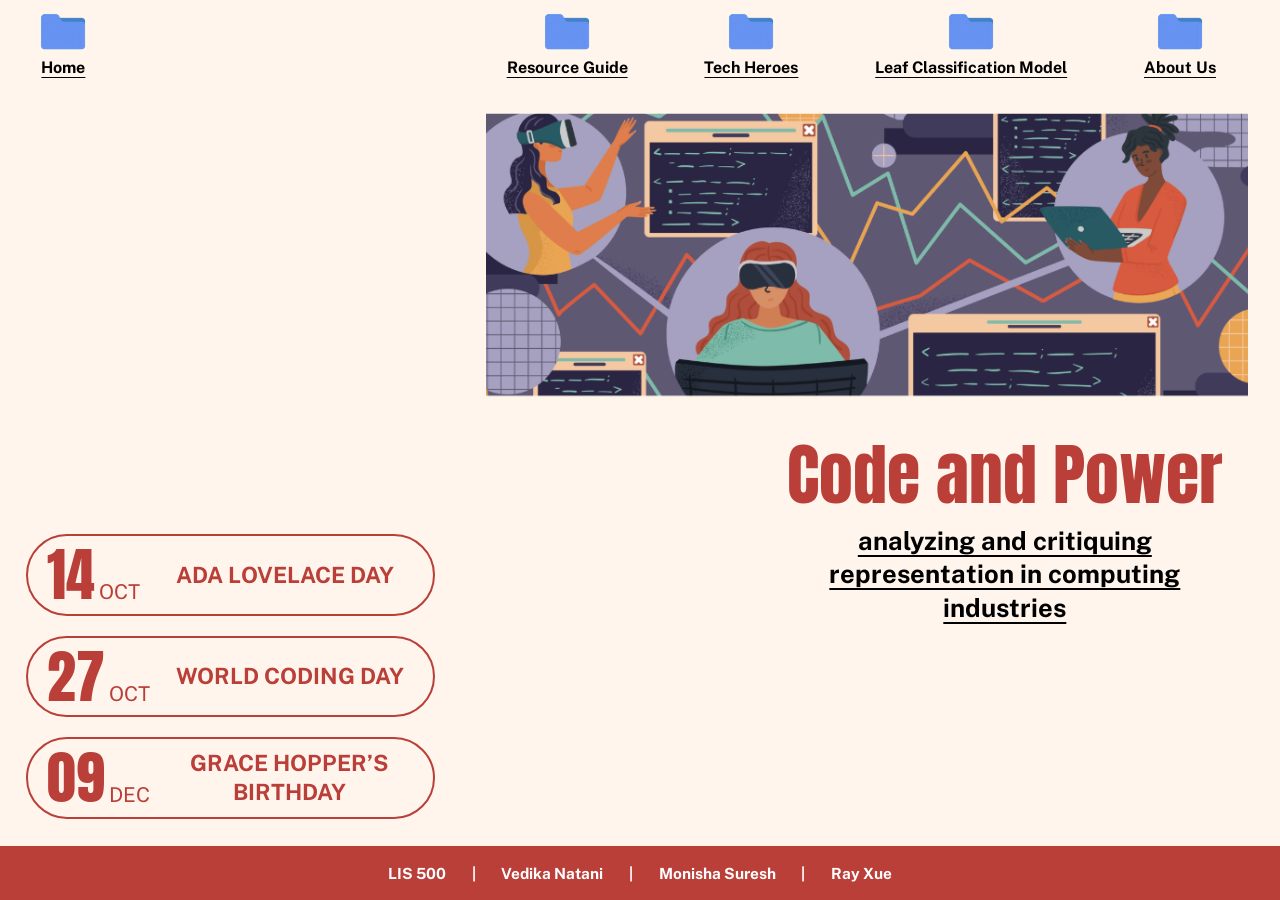
<file: index.html>
<!DOCTYPE html>
<html lang="en">
<head>
  <meta charset="UTF-8">
  <title>Code and Power</title>

  <!-- These three lines connect and load Google Fonts, so we can use the fonts we like (used Stack Overflow as reference) VN-->
  <link rel="preconnect" href="https://fonts.googleapis.com">
  <link rel="preconnect" href="https://fonts.gstatic.com" crossorigin>
  <link href="https://fonts.googleapis.com/css2?family=Anton&family=Public+Sans:wght@400;600;700&display=swap" rel="stylesheet">
  <link rel="stylesheet" href="style.css">
</head>

<body class="splash">


    <!-- This is the navbar, and it will stay the same across all pages of the website. It links to the 3 required pages plus the splash page VN-->
  <header class="splash-nav">
    <nav aria-label="Main navigation">
      <ul>
        <li class="nav-home">
          <a href="index.html" aria-current="page">
            <img class="folder" src="assets/folder-icon_img.png" alt="">
            <span>Home</span>
          </a>
        </li>
        <li>
          <a href="resource-guide.html">
            <img class="folder" src="assets/folder-icon_img.png" alt="">
            <span>Resource Guide</span>
          </a>
        </li>
        <li>
          <a href="tech-heroes.html">
            <img class="folder" src="assets/folder-icon_img.png" alt="">
            <span>Tech Heroes</span>
          </a>
        </li>
        <li>
          <a href="teachable-machine.html">
            <img class="folder" src="assets/folder-icon_img.png" alt="">
            <span>Leaf Classification Model</span>
          </a>
        </li>
        <li>
          <a href="about-us.html">
            <img class="folder" src="assets/folder-icon_img.png" alt="">
            <span>About Us</span>
          </a>
        </li>
      </ul>
    </nav>
  </header>

  <!-- This is the "stage" where the three selected dates are stacked in red VN -->
  <main class="stage">

    <ul class="dates" aria-label="Key dates in computing history">
      <li>
        <span class="date"><span class="day">14</span><span class="month">Oct</span></span>
        <span class="event">Ada Lovelace Day</span>
      </li>
      <li>
        <span class="date"><span class="day">27</span><span class="month">Oct</span></span>
        <span class="event">World Coding Day</span>
      </li>
      <li>
        <span class="date"><span class="day">09</span><span class="month">Dec</span></span>
        <span class="event">Grace Hopper’s Birthday</span>
      </li>
    </ul>

    <div class="intro">
      <img class="banner" src="assets/splash-banner_img.png" alt="Women working">
      <div class="intro-text">
        <h1>Code and Power</h1>
        <p class="tagline">analyzing and critiquing representation in computing industries</p>
      </div>
    </div>

  </main>

  <!-- Red bar at the bottom with the class name and group members' names. This is in the form an unordered list VN -->
  <footer class="credits">
    <ul>
      <li>LIS 500</li>
      <li>Vedika Natani</li>
      <li>Monisha Suresh</li>
      <li>Ray Xue</li>
    </ul>
  </footer>

</body>
</html>
</file>
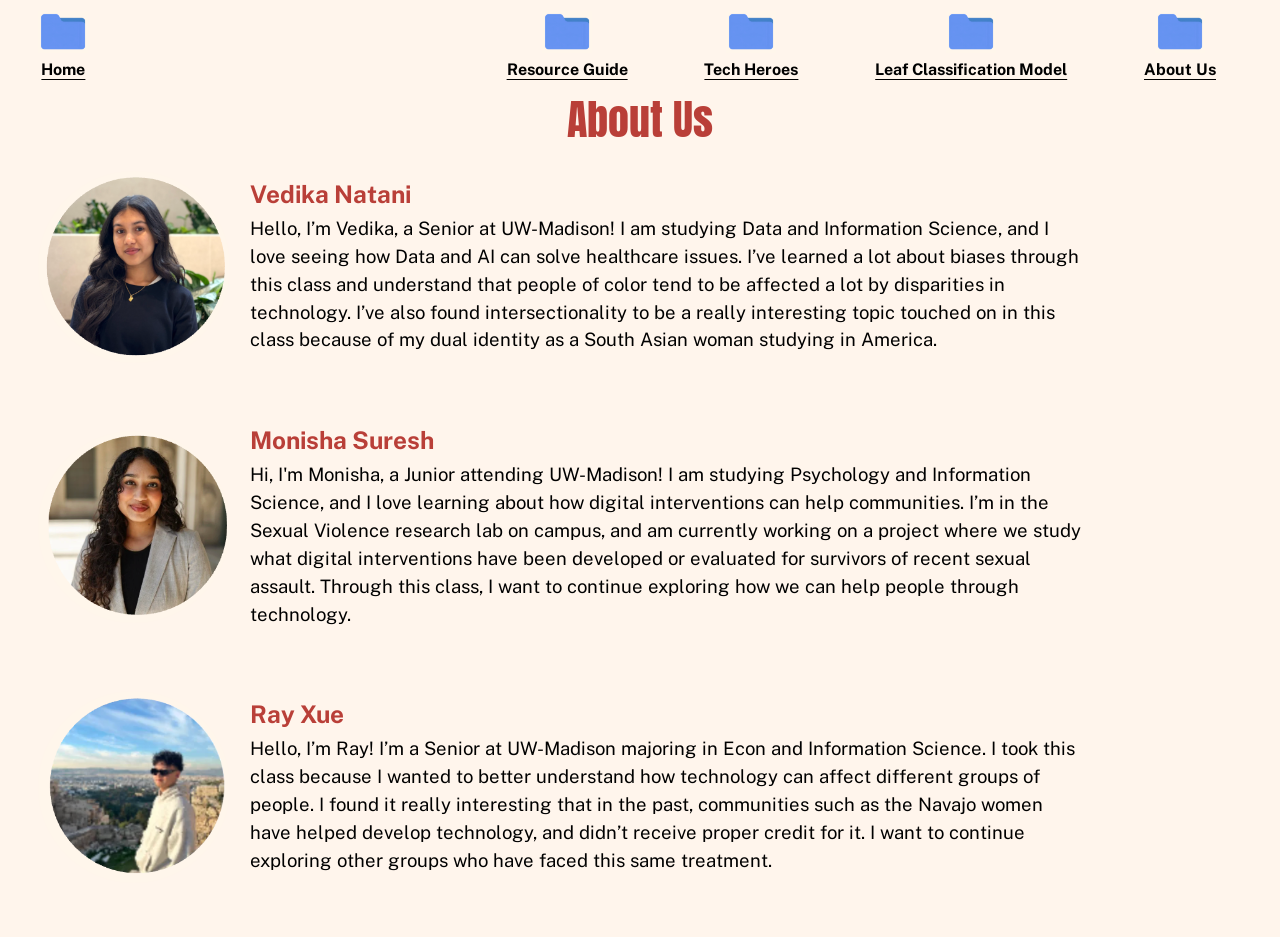
<file: about-us.html>
<!DOCTYPE html>
<html lang="en">
<head>
  <meta charset="UTF-8">
  <title>About Us - Code and Power</title>

  <!-- These three lines connect and load Google Fonts, so we can use the fonts we like (used Stack Overflow as reference) VN-->
  <link rel="preconnect" href="https://fonts.googleapis.com">
  <link rel="preconnect" href="https://fonts.gstatic.com" crossorigin>
  <link href="https://fonts.googleapis.com/css2?family=Anton&family=Public+Sans:wght@400;600;700&display=swap" rel="stylesheet">

  <link rel="stylesheet" href="style.css">
</head>

<!-- class="guide" tells our stylesheet to apply the same background as other pages (resource guide page for example) VN -->
<body class="guide">

  
  <!-- This is the navbar, and it will stay the same across all pages of the website. It links to the 3 required pages plus the splash page VN-->
  <header class="splash-nav">
    <nav aria-label="Main navigation">
      <ul>
        <li class="nav-home">
          <a href="index.html" aria-current="page">
            <img class="folder" src="assets/folder-icon_img.png" alt="">
            <span>Home</span>
          </a>
        </li>
        <li>
          <a href="resource-guide.html">
            <img class="folder" src="assets/folder-icon_img.png" alt="">
            <span>Resource Guide</span>
          </a>
        </li>
        <li>
          <a href="tech-heroes.html">
            <img class="folder" src="assets/folder-icon_img.png" alt="">
            <span>Tech Heroes</span>
          </a>
        </li>
        <li>
          <a href="teachable-machine.html">
            <img class="folder" src="assets/folder-icon_img.png" alt="">
            <span>Leaf Classification Model</span>
          </a>
        </li>
        <li>
          <a href="about-us.html">
            <img class="folder" src="assets/folder-icon_img.png" alt="">
            <span>About Us</span>
          </a>
        </li>
      </ul>
    </nav>
  </header>


  <!-- page title, this is same style as resource guide page, so used the same style rule VN -->
  <header class="guide-header">
    <h1>About Us</h1>
  </header>

  <main class="about-main">

    <!-- Each team member is one <article>: a round photo on the left, then their name
         and bio on the right. The three are stacked with a gap between them VN -->

    <!--------------------------- VEDIKA ----------------------->
    <article class="member">
      <img class="member-photo" src="assets/VN_img.png" alt="Portrait of Vedika Natani">
      <div class="member-text">
        <h2>Vedika Natani</h2>
        <p>Hello, I’m Vedika, a Senior at UW-Madison! I am studying Data and Information Science, and I love seeing how Data and AI can solve healthcare issues. I’ve learned a lot about biases through this class and understand that people of color tend to be affected a lot by disparities in technology. I’ve also found intersectionality to be a really interesting topic touched on in this class because of my dual identity as a South Asian woman studying in America.</p>
      </div>
    </article>

    <!------------------- MONISHA ----------------------->
    <article class="member">
      <img class="member-photo" src="assets/MS_img.png" alt="Portrait of Monisha Suresh">
      <div class="member-text">
        <h2>Monisha Suresh</h2>
        <p>Hi, I'm Monisha, a Junior attending UW-Madison! I am studying Psychology and Information Science, and I love learning about how digital interventions can help communities. I’m in the Sexual Violence research lab on campus, and am currently working on a project where we study what digital interventions have been developed or evaluated for survivors of recent sexual assault. Through this class, I want to continue exploring how we can help people through technology.</p>
      </div>
    </article>

    <!--------------------- RAY -------------------------->
    <article class="member">
      <img class="member-photo" src="assets/RX_img.png" alt="Portrait of Ray Xue">
      <div class="member-text">
        <h2>Ray Xue</h2>
        <p>Hello, I’m Ray! I’m a Senior at UW-Madison majoring in Econ and Information Science. I took this class because I wanted to better understand how technology can affect different groups of people. I found it really interesting that in the past, communities such as the Navajo women have helped develop technology, and didn’t receive proper credit for it. I want to continue exploring other groups who have faced this same treatment.</p>
      </div>
    </article>

  </main>

</body>
</html>
</file>
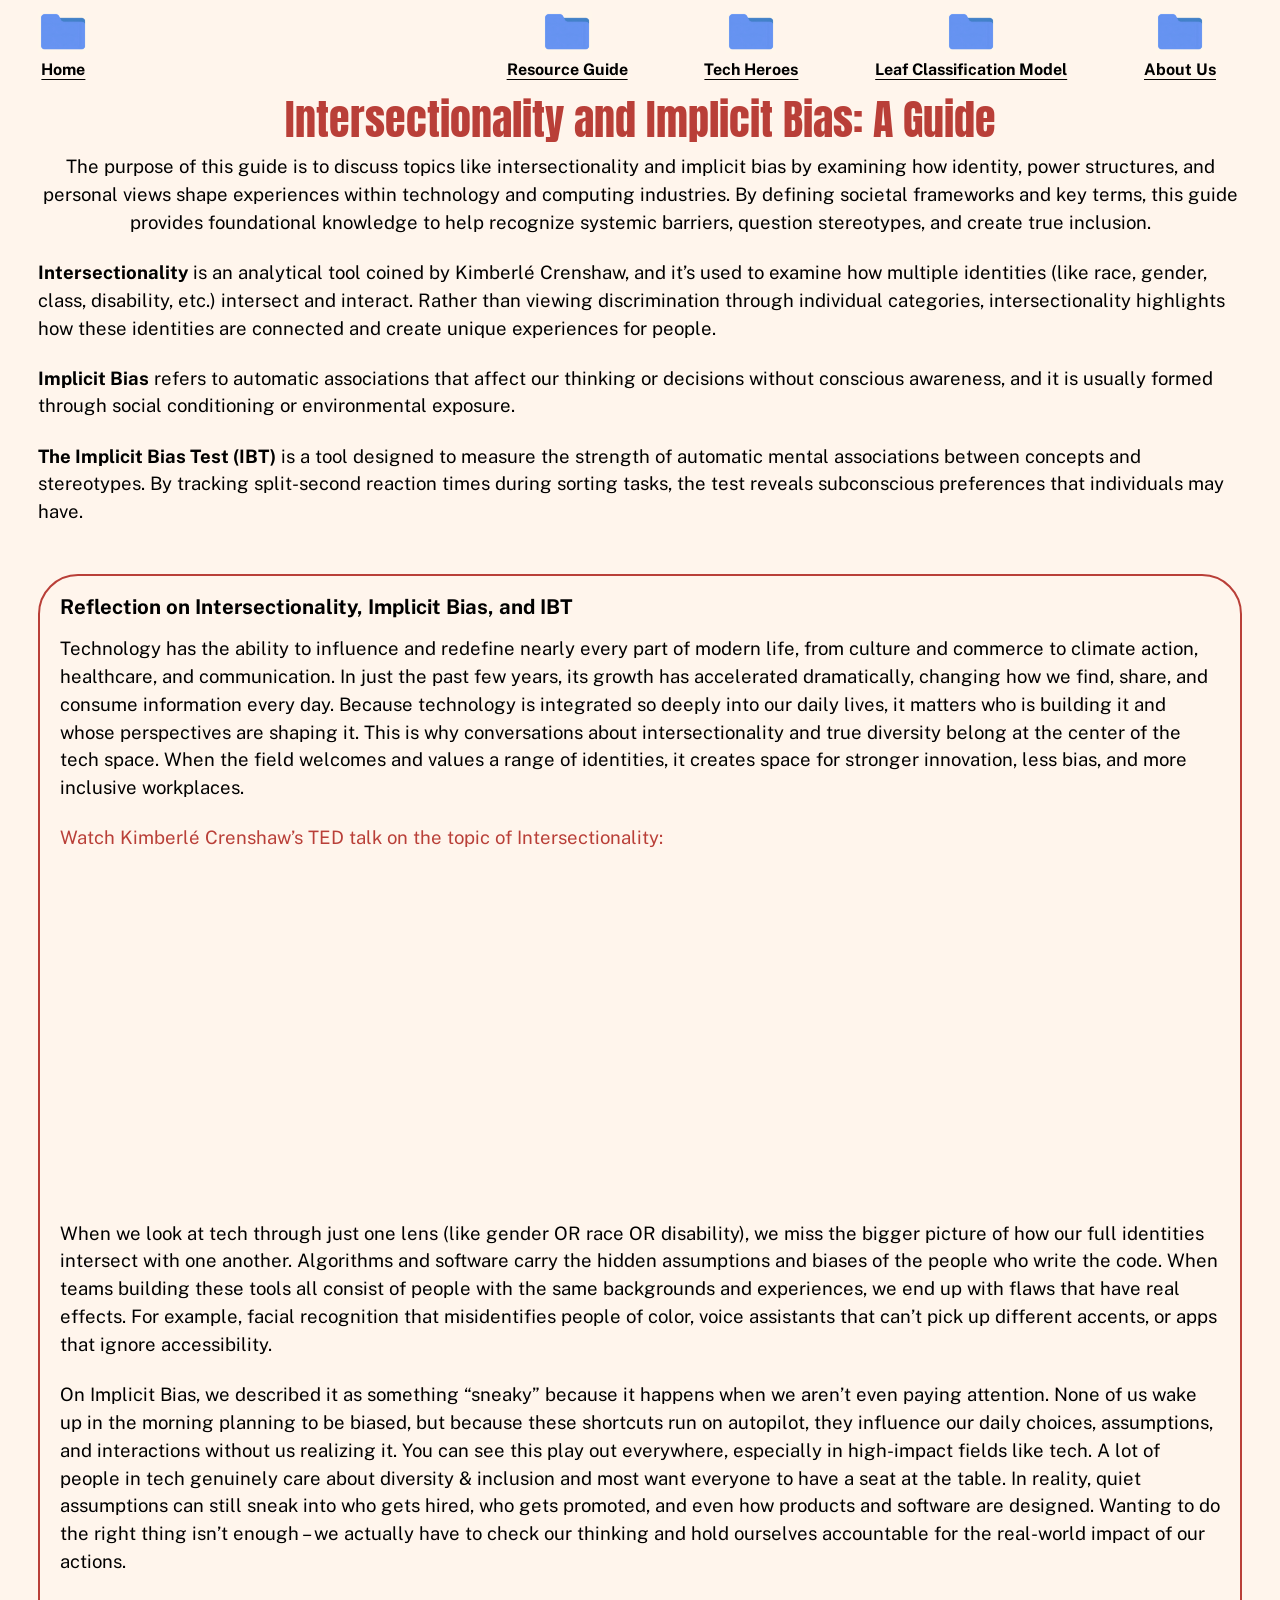
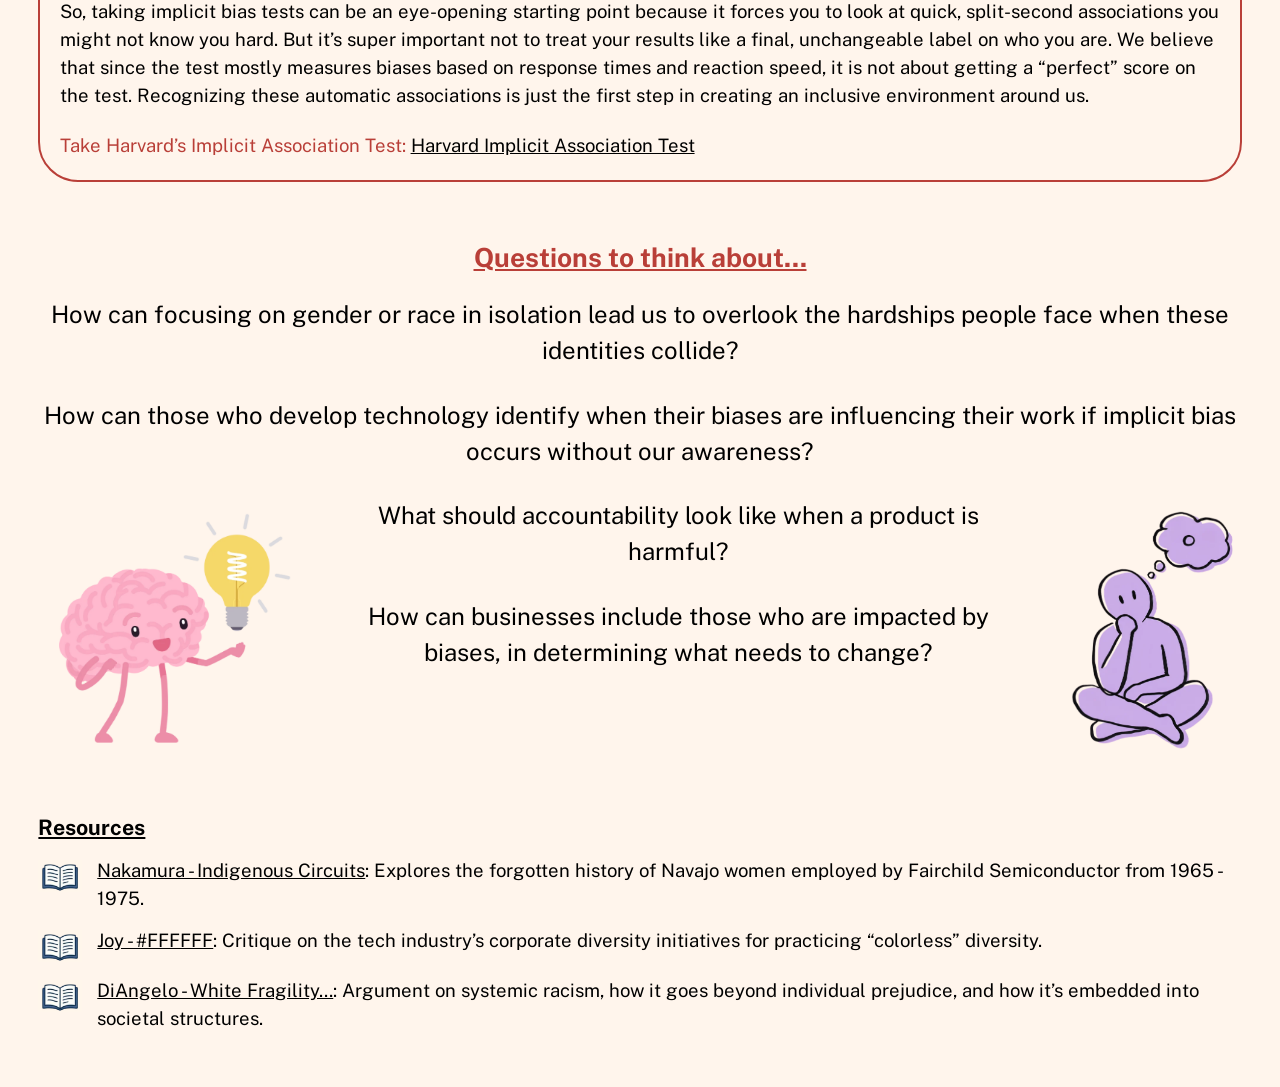
<file: resource-guide.html>
<!DOCTYPE html>
<html lang="en">
<head>
  <meta charset="UTF-8">
  <title>Resource Guide - Code and Power</title>

  <!-- These three lines connect and load Google Fonts, so we can use the fonts we like (used Stack Overflow as reference) VN-->
  <link rel="preconnect" href="https://fonts.googleapis.com">
  <link rel="preconnect" href="https://fonts.gstatic.com" crossorigin>
  <link href="https://fonts.googleapis.com/css2?family=Anton&family=Public+Sans:wght@400;600;700&display=swap" rel="stylesheet">

  <link rel="stylesheet" href="style.css">
</head>


<body class="guide">

     <!-- This is the navbar, and it will stay the same across all pages of the website. It links to the 3 required pages plus the splash page VN-->
  <header class="splash-nav">
    <nav aria-label="Main navigation">
      <ul>
        <li class="nav-home">
          <a href="index.html" aria-current="page">
            <img class="folder" src="assets/folder-icon_img.png" alt="">
            <span>Home</span>
          </a>
        </li>
        <li>
          <a href="resource-guide.html">
            <img class="folder" src="assets/folder-icon_img.png" alt="">
            <span>Resource Guide</span>
          </a>
        </li>
        <li>
          <a href="tech-heroes.html">
            <img class="folder" src="assets/folder-icon_img.png" alt="">
            <span>Tech Heroes</span>
          </a>
        </li>
        <li>
          <a href="teachable-machine.html">
            <img class="folder" src="assets/folder-icon_img.png" alt="">
            <span>Leaf Classification Model</span>
          </a>
        </li>
        <li>
          <a href="about-us.html">
            <img class="folder" src="assets/folder-icon_img.png" alt="">
            <span>About Us</span>
          </a>
        </li>
      </ul>
    </nav>
  </header>


  <!-- page title VN -->
  <header class="guide-header">
    <h1>Intersectionality and Implicit Bias: A Guide</h1>
  </header>

  <main class="guide-main">

    <!-- The first paragraph is centered (class="lead"); the three definitions below it are left-aligned VN -->
    <p class="lead">The purpose of this guide is to discuss topics like intersectionality and implicit bias by examining how identity, power structures, and personal views shape experiences within technology and computing industries. By defining societal frameworks and key terms, this guide provides foundational knowledge to help recognize systemic barriers, question stereotypes, and create true inclusion.</p>

    <!-- <strong> makes the key term bold VN -->
    <p><strong>Intersectionality</strong> is an analytical tool coined by Kimberlé Crenshaw, and it’s used to examine how multiple identities (like race, gender, class, disability, etc.) intersect and interact. Rather than viewing discrimination through individual categories, intersectionality highlights how these identities are connected and create unique experiences for people.</p>

    <p><strong>Implicit Bias</strong> refers to automatic associations that affect our thinking or decisions without conscious awareness, and it is usually formed through social conditioning or environmental exposure.</p>

    <p><strong>The Implicit Bias Test (IBT)</strong> is a tool designed to measure the strength of automatic mental associations between concepts and stereotypes. By tracking split-second reaction times during sorting tasks, the test reveals subconscious preferences that individuals may have.</p>


    <!-- This is all one section (for Reflection) so the red border wraps the heading,
         all the reflection text, the video, and the test link together.
         aria-labelledby connects the section to its heading for screen readers MS -->
    <section class="reflection" aria-labelledby="reflection-title">

      <h2 id="reflection-title">Reflection on Intersectionality, Implicit Bias, and IBT</h2>

      <p>Technology has the ability to influence and redefine nearly every part of modern life, from culture and commerce to climate action, healthcare, and communication. In just the past few years, its growth has accelerated dramatically, changing how we find, share, and consume information every day. Because technology is integrated so deeply into our daily lives, it matters who is building it and whose perspectives are shaping it. This is why conversations about intersectionality and true diversity belong at the center of the tech space. When the field welcomes and values a range of identities, it creates space for stronger innovation, less bias, and more inclusive workplaces.</p>

      <!-- Red label line (class="red-label") MS -->
      <p class="red-label">Watch Kimberlé Crenshaw’s TED talk on the topic of Intersectionality:</p>

      <!-- this section allows the youtube video to be embedded onto the website. the iframe code is from YouTube itself MS -->
      <div class="video-embed">
        <iframe width="560" height="315" src="https://www.youtube.com/embed/akOe5-UsQ2o?si=4AYRg2pWZ-o5j0nn" title="YouTube video player" frameborder="0" allow="accelerometer; autoplay; clipboard-write; encrypted-media; gyroscope; picture-in-picture; web-share" referrerpolicy="strict-origin-when-cross-origin" allowfullscreen></iframe>
      </div>

      <p>When we look at tech through just one lens (like gender OR race OR disability), we miss the bigger picture of how our full identities intersect with one another. Algorithms and software carry the hidden assumptions and biases of the people who write the code. When teams building these tools all consist of people with the same backgrounds and experiences, we end up with flaws that have real effects. For example, facial recognition that misidentifies people of color, voice assistants that can’t pick up different accents, or apps that ignore accessibility.</p>

      <!-- Referenced Stack Overflow: &amp = "&" character in HTML MS -->
      <p>On Implicit Bias, we described it as something “sneaky” because it happens when we aren’t even paying attention. None of us wake up in the morning planning to be biased, but because these shortcuts run on autopilot, they influence our daily choices, assumptions, and interactions without us realizing it. You can see this play out everywhere, especially in high-impact fields like tech. A lot of people in tech genuinely care about diversity &amp; inclusion and most want everyone to have a seat at the table. In reality, quiet assumptions can still sneak into who gets hired, who gets promoted, and even how products and software are designed. Wanting to do the right thing isn’t enough – we actually have to check our thinking and hold ourselves accountable for the real-world impact of our actions.</p>

      <p>So, taking implicit bias tests can be an eye-opening starting point because it forces you to look at quick, split-second associations you might not know you hard. But it’s super important not to treat your results like a final, unchangeable label on who you are. We believe that since the test mostly measures biases based on response times and reaction speed, it is not about getting a “perfect” score on the test. Recognizing these automatic associations is just the first step in creating an inclusive environment around us.</p>

      <!-- Link to Harvard's IAT, and the link opens in a new tab MS -->
      <p><span class="red-label">Take Harvard’s Implicit Association Test:</span> <a href="https://implicit.harvard.edu/implicit/takeatest.html" target="_blank">Harvard Implicit Association Test</a></p>
    </section>

    <!-------- This is the Questions to think about section VN ---------->
    <section class="questions" aria-labelledby="questions-title">
      <h2 id="questions-title">Questions to think about...</h2>
 
      <p>How can focusing on gender or race in isolation lead us to overlook the hardships people face when these identities collide?</p>
 
      <p>How can those who develop technology identify when their biases are influencing their work if implicit bias occurs without our awareness?</p>
 
      <!-- These questions go in a separate div because they have to be a bit more centered than the first 2 questions (because of the images) VN -->
      <div class="questions-row">
        <img class="q-brain" src="assets/brain_img.png" alt="">
 
        <div class="questions-text">
          <p>What should accountability look like when a product is harmful?</p>
          <p>How can businesses include those who are impacted by biases, in determining what needs to change?</p>
        </div>
 
        <img class="q-thinker" src="assets/purple-thought_img.png" alt="">
      </div>
    </section>


    <!-- These are the resources from class readings RX -->
    <section class="resources" aria-labelledby="resources-title">
      <h2 id="resources-title">Resources</h2>

      <!-- A list, because these are three similar items. We use our stylesheet to remove the bullets and
           put a book icon beside each one RX -->
      <ul class="resource-list">

        <li>
          <!-- alt="" because the icon is decoration; the text next to it says everything RX-->
          <img class="book" src="assets/book-icon_img.png" alt="">
          <p><a href="assets/Indigenous Circuits - CHM _UG.pdf" target="_blank">Nakamura - Indigenous Circuits</a>: Explores the forgotten history of Navajo women employed by Fairchild Semiconductor from 1965 - 1975.</p>
        </li>

        <li>
          <img class="book" src="assets/book-icon_img.png" alt="">
          <p><a href="assets/FFFFFF Diversity – This is Hard. – Medium.pdf" target="_blank">Joy - #FFFFFF</a>: Critique on the tech industry’s corporate diversity initiatives for practicing “colorless” diversity.</p>
        </li>

        <li>
          <img class="book" src="assets/book-icon_img.png" alt="">
          <p><a href="assets/DiAngelo - Why is Whitness so.pdf" target="_blank">DiAngelo - White Fragility…</a>: Argument on systemic racism, how it goes beyond individual prejudice, and how it’s embedded into societal structures.</p>
        </li>

      </ul>
    </section>

  </main>

</body>
</html>
</file>
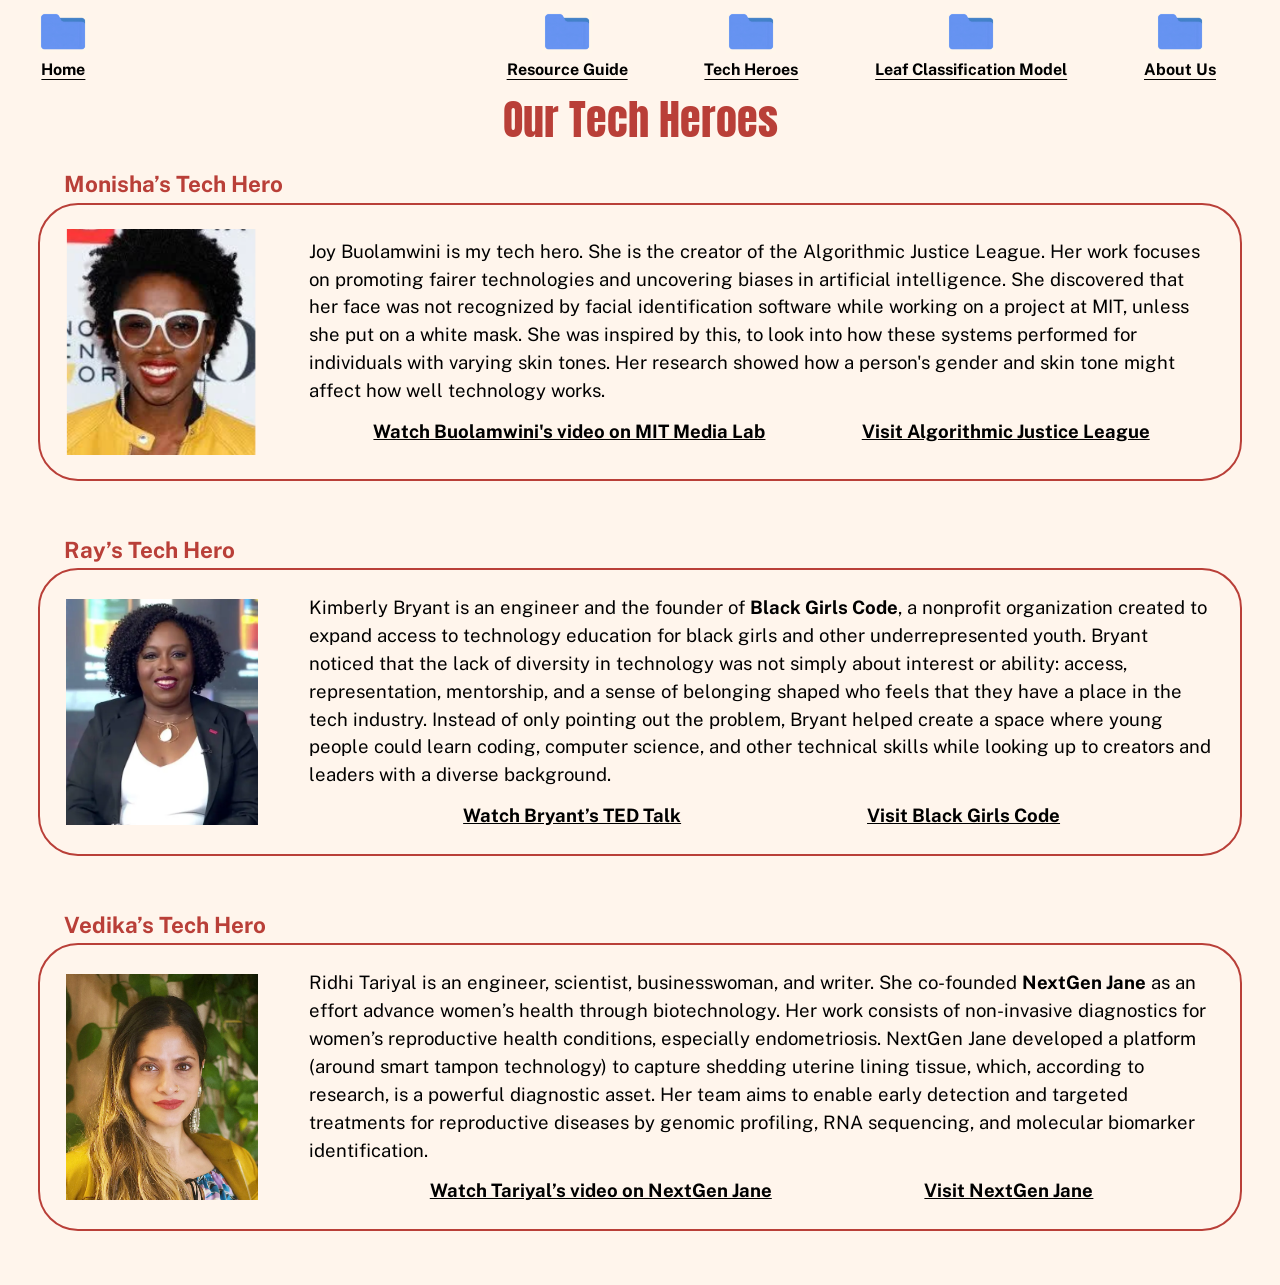
<file: tech-heroes.html>
<!DOCTYPE html>
<html lang="en">
<head>
  <meta charset="UTF-8">
  <title>Tech Heroes - Code and Power</title>

  <!-- These three lines connect and load Google Fonts, so we can use the fonts we like (used Stack Overflow as reference) VN-->
  <link rel="preconnect" href="https://fonts.googleapis.com">
  <link rel="preconnect" href="https://fonts.gstatic.com" crossorigin>
  <link href="https://fonts.googleapis.com/css2?family=Anton&family=Public+Sans:wght@400;600;700&display=swap" rel="stylesheet">

  <link rel="stylesheet" href="style.css">
</head>

<!-- class="guide" tells our stylesheet to apply the same background as other pages (resource guide page for example) RX -->
<body class="guide">

   <!-- This is the navbar, and it will stay the same across all pages of the website. It links to the 3 required pages plus the splash page VN-->
   <header class="splash-nav">
    <nav aria-label="Main navigation">
      <ul>
        <li class="nav-home">
          <a href="index.html" aria-current="page">
            <img class="folder" src="assets/folder-icon_img.png" alt="">
            <span>Home</span>
          </a>
        </li>
        <li>
          <a href="resource-guide.html">
            <img class="folder" src="assets/folder-icon_img.png" alt="">
            <span>Resource Guide</span>
          </a>
        </li>
        <li>
          <a href="tech-heroes.html">
            <img class="folder" src="assets/folder-icon_img.png" alt="">
            <span>Tech Heroes</span>
          </a>
        </li>
        <li>
          <a href="teachable-machine.html">
            <img class="folder" src="assets/folder-icon_img.png" alt="">
            <span>Leaf Classification Model</span>
          </a>
        </li>
        <li>
          <a href="about-us.html">
            <img class="folder" src="assets/folder-icon_img.png" alt="">
            <span>About Us</span>
          </a>
        </li>
      </ul>
    </nav>
  </header>

  <!-- page title, this is same style as resource guide page, so used the same style rule RX -->
  <header class="guide-header">
    <h1>Our Tech Heroes</h1>
  </header>

  <main class="heroes-main">

    <!-- Each tech hero is one <section>: a red heading, then a rounded red box with the
         photo on the left and the text on the right. RX -->

    <!--  MONISHA'S TECH HERO RX -->
    <section class="hero-entry" aria-labelledby="monisha-hero">
      <h2 id="monisha-hero">Monisha’s Tech Hero</h2>

      <div class="hero-box">
        <img class="hero-photo" src="assets/JB_img.png" alt="Portrait of Joy Buolamwini">

        <div class="hero-text">
          <p>Joy Buolamwini is my tech hero. She is the creator of the Algorithmic Justice League. Her work focuses on promoting fairer technologies and uncovering biases in artificial intelligence. She discovered that her face was not recognized by facial identification software while working on a project at MIT, unless she put on a white mask. She was inspired by this, to look into how these systems performed for individuals with varying skin tones. Her research showed how a person's gender and skin tone might affect how well technology works. </p>

          <!-- The two links sit side by side under the paragraph (class="hero-links") RX -->
          <p class="hero-links">
            <a href="https://www.youtube.com/watch?v=6n3zvya2lHs" target="_blank">Watch Buolamwini's video on MIT Media Lab</a>
            <a href="https://www.ajl.org/" target="_blank">Visit Algorithmic Justice League</a>
          </p>
        </div>
      </div>
    </section>


    <!--  RAY'S TECH HERO RX -->
    <section class="hero-entry" aria-labelledby="ray-hero">
      <h2 id="ray-hero">Ray’s Tech Hero</h2>

      <div class="hero-box">
        <img class="hero-photo" src="assets/KB_img.webp" alt="Portrait of Kimberly Bryant">

        <div class="hero-text">
          <p>Kimberly Bryant is an engineer and the founder of <strong>Black Girls Code</strong>, a nonprofit organization created to expand access to technology education for black girls and other underrepresented youth. Bryant noticed that the lack of diversity in technology was not simply about interest or ability: access, representation, mentorship, and a sense of belonging shaped who feels that they have a place in the tech industry. Instead of only pointing out the problem, Bryant helped create a space where young people could learn coding, computer science, and other technical skills while looking up to creators and leaders with a diverse background.</p>

          <!-- The two links sit side by side under the paragraph (class="hero-links") RX -->
          <p class="hero-links">
            <a href="https://youtu.be/TJ-m47CxAI0?si=2HaY4VMPmJfxBJLw" target="_blank">Watch Bryant’s TED Talk</a>
            <a href="https://www.wearebgc.org/" target="_blank">Visit Black Girls Code</a>
          </p>
        </div>
      </div>
    </section>


    <!--  VEDIKA'S TECH HERO RX -->
    <section class="hero-entry" aria-labelledby="vedika-hero">
      <h2 id="vedika-hero">Vedika’s Tech Hero</h2>

      <div class="hero-box">
        <img class="hero-photo" src="assets/RT_img.jpg" alt="Portrait of Ridhi Tariyal">

        <div class="hero-text">
          <p>Ridhi Tariyal is an engineer, scientist, businesswoman, and writer. She co-founded <strong>NextGen Jane</strong> as an effort advance women’s health through biotechnology. Her work consists of non-invasive diagnostics for women’s reproductive health conditions, especially endometriosis. NextGen Jane developed a platform (around smart tampon technology) to capture shedding uterine lining tissue, which, according to research, is a powerful diagnostic asset. Her team aims to enable early detection and targeted treatments for reproductive diseases by genomic profiling, RNA sequencing, and molecular biomarker identification.</p>

          <!-- The two links sit side by side under the paragraph (class="hero-links") RX -->
          <p class="hero-links">
            <a href="https://youtu.be/Z9aDQa99Qaw?si=FTRuhg1W45fw5g3U" target="_blank">Watch Tariyal’s video on NextGen Jane</a>
            <a href="https://www.nextgenjane.com/" target="_blank">Visit NextGen Jane</a>
          </p>
        </div>
      </div>
    </section>

  </main>

</body>
</html>
</file>
<file: style.css>
/* constant variables that will be used throughout the website VN */
:root {
  --ink: #000;                /* main text color (black) VN */
  --cream: #fff5ec;           /* page background VN */
  --brick: #b93f38;           /* red: title, date cards, footer bar VN */

  /* we will be using our chosen fonts from Google Fonts. If they fail to load, we listed some backup fonts below VN */
  --font-display: "Anton", "Impact", "Arial Narrow Bold", sans-serif;   /* big title and date numbers VN */
  --font-body: "Public Sans", "Helvetica Neue", Arial, sans-serif;      /* everything else VN */
}


/* ---------- This is the "base" / what we will be using throughout the website VN ---------- */
/* Makes width and height include padding and borders, so sizes are easier to work with VN */
*, *::before, *::after { box-sizing: border-box; }

/* Remove the browser's default margin around the page VN */
html, body { height: 100%; margin: 0; }

body {
  color: var(--ink);
  font-family: var(--font-body);
}

/* the links will be the same color as the text instead of turning blue VN */
a { color: inherit; }


/* ---------- 3. Splash page (index.html) ---------- */
/* ".splash" is the class on the <body> of index.html, so these rules
   only apply to this page VN */
.splash {
  /* The page is split into three stacked rows: navbar on top, main
     content in the middle (1fr = takes all the leftover height), and the
     footer bar at the bottom. There's no max-width, so the page always
     reaches the edges of the browser window. VN */
  display: grid;
  grid-template-rows: auto 1fr auto;
  height: 100vh;               /* vh = percent of the window height VN */
  height: 100dvh;              
  overflow: hidden;            /* we don't want the splash page to scroll VN */
  background: var(--cream);
}

/* --- navbar: Home on the left, three page links on the right VN --- */

.splash-nav { padding: 1.2vh 5vw 0 3vw; }

.splash-nav ul {
  display: flex;
  align-items: flex-start;
  gap: 6vw;                    /* space between the links VN */
  margin: 0;
  padding: 0;
  list-style: none;            /* removes the bullet points VN */
}

/* An auto margin on the right takes up all the free space, which pushes
   the other three links to the far right edge VN */
.splash-nav .nav-home { margin-right: auto; }

.splash-nav a {
  display: flex;
  flex-direction: column; /* folder icon on top, label underneath VN */
  align-items: center;
  gap: 0.3rem;
  /* from Stack Overflow: clamp(smallest, preferred, largest): scales with screen width but
     never gets smaller or bigger than the limits VN */
  font-size: clamp(1rem, 1.2vw, 1.7rem);
  font-weight: 700;
  text-decoration: underline;
  text-underline-offset: 4px;
}

/* hover means mouse is over the page link VN */
.splash-nav a:hover,
.splash-nav a:focus-visible { color: var(--brick); }

/* The folder icon image VN */
.folder { display: block; width: clamp(40px, 4.8vw, 50px); height: auto; }

/* --- main area: date cards on the left, banner + title on the right VN --- */
.stage {
  display: grid;
  grid-template-columns: 32vw 1fr;   /* left column is 32% of the screen VN */
  column-gap: 4vw;
  padding: 0 2.5vw 3vh 2vw;
  min-height: 0;   /* lets the grid shrink to fit the screen instead of overflowing VN */
}

/* Date cards, stacked vertically and pinned to the bottom of the left column VN */
.dates {
  align-self: end;  /* sit at the bottom of the column VN */
  display: flex;
  flex-direction: column;
  gap: 2.2vh;
  margin: 0;
  padding: 0;
  list-style: none;
  color: var(--brick);   /* red text for every card VN*/
}

/* One card: the date on the left, the event name filling the rest VN */
.dates li {
  display: grid;
  grid-template-columns: auto 1fr;   /* "auto" fits the date; "1fr" lets the event name use the remaining space VN */
  align-items: center;
  column-gap: 1.2vw;
  padding: 0.8vh 1.5vw;
  border: 2px solid var(--brick);
  border-radius: 999px;
}

/* Day number + month, side by side, lined up along the bottom of the text VN */
.date { display: flex; align-items: baseline; gap: 0.35vw; }

.day {
  font-family: var(--font-display); 
  /* min() picks the smaller of the two values, so the number shrinks on
     short screens and the cards never push the page past the screen. VN */
  font-size: min(4.5vw, 9.5vh);
  line-height: 1.1;
}

.month {
  font-size: min(1.6vw, 3vh);
  text-transform: uppercase; /* shows "Oct" as "OCT" VN */
}

.event {
  text-align: center;
  font-size: min(1.75vw, 3.3vh);
  font-weight: 700;
  text-transform: uppercase;
  line-height: 1.3;
}

/* Right column: banner image above the title and tagline VN */
.intro {
  display: flex;
  flex-direction: column;
  gap: 4vh;
  min-height: 0;
  padding-top: 4vh;
}

.banner {
  display: block;
  width: 100%;
  height: 32vh;
  object-fit: cover;  /* crops instead of stretching if the shape differs VN */
}

/* Title + tagline block. The auto left margin pushes it toward the right VN */
.intro-text {
  width: 34vw;
  margin: 0 2vw 0 auto;
  text-align: center;
}

.intro-text h1 {
  margin: 0;
  color: var(--brick);
  font-family: var(--font-display);
  font-weight: 400;          
  font-size: clamp(2.5rem, 5.3vw, 6.5rem);
  line-height: 1.1;
  white-space: nowrap; /* keep "Code and Power" on one line VN */
}

.tagline {
  margin: 1.5vh 0 0;
  font-size: clamp(1.1rem, 2vw, 2.1rem);
  font-weight: 700;
  line-height: 1.3;
  text-decoration: underline;
  text-underline-offset: 5px;
}

/* --- footer credits bar --- */
.credits {
  background: var(--brick);  /* the red bar across the bottom VN */
  color: #fff;
  padding: 2vh 2rem;
}

.credits ul {
  display: flex;
  justify-content: center; /* center the names in the bar VN */
  margin: 0;
  padding: 0;
  list-style: none;
  font-size: clamp(0.9rem, 1.2vw, 1.6rem);
  font-weight: 700;
}

/* Referenced Stack Overflow: Adds a "|" before every name except the first. "li + li" means "an li
   that comes right after another li". This way, we don't need separate bars typed in VN */
.credits li + li::before {
  content: "|";
  margin: 0 2vw;
}

  /* ---------- This section is for the Resource Guide page (resource-guide.html) MS ---------- */
  .guide {
    min-height: 100vh;
    height: auto;   /* let the page grow as tall as its content MS */
    background: var(--cream);
    /* Text scales with the screen width but stays between 1rem and 1.45rem MS */
    font-size: clamp(1rem, 1.45vw, 1.45rem);
    line-height: 1.5;            /* space between lines of text MS */
  }
   
  /* --- title row: folder icon + red title, centered MS --- */
  .guide-header {
    display: flex;
    justify-content: center;
    align-items: center;  /* line the icon up with the middle of the title MS */
    gap: 1.5vw;
    padding: 1.5vh 3vw 0;
  }
   
  .home-link { display: block; flex-shrink: 0; }   /* flex-shrink: 0 stops the icon from being squeezed on narrow  screens MS */
   
  .guide-header h1 {
    margin: 0;
    color: var(--brick);
    font-family: var(--font-display);
    font-weight: 400;            
    font-size: clamp(1.8rem, 3.3vw, 3.6rem);
    line-height: 1.15;
    text-align: center; /* if the title wraps to two lines, keep it centered MS */
  }
   
  /* --- main content: 3vw margin on the left and right, no max-width MS --- */
  .guide-main { padding: 1vh 3vw 6vh; }
   
  .guide-main p { margin: 0 0 1.2em; }   /* blank space between paragraphs MS */
   
  /* The first paragraph is centered; the ones after it are left-aligned. MS */
  .lead { text-align: center; }
   
  /* --- reflection box: one rounded red border around the whole section MS --- */
  .reflection {
    margin: 3rem 0 2rem;
    padding: 1rem 1.5vw 1.25rem;
    border: 2px solid var(--brick);
    border-radius: 2.5rem;       
  }
   
  .reflection h2 {
    margin: 0 0 0.6em;
    font-size: 1.1em;
    font-weight: 700;
  }
   
  .reflection p:last-child { margin-bottom: 0; }   /* no extra space under the last line inside the box MS */
   
  /* Red lines like "Watch Kimberlé Crenshaw's TED talk..." MS */
  .red-label { color: var(--brick); }
   
  /* Space reserved for the video, keeps the TED talk video centered MS */
  .video-embed {
    min-height: 12rem;
    margin: 0 0 1.2em;
    text-align: center;
  }
   
  .video-embed iframe {
    width: 100%;
    max-width: 800px;
    aspect-ratio: 16 / 9; /* keeps a standard video shape at any width MS */
    border: 0;
  }
   
  /* --- resources list: book icon + underlined title + description MS --- */
  .resources h2 {
    margin: 0 0 0.6em;
    font-size: 1.15em;
    font-weight: 700;
    text-decoration: underline;
  }
   
  .resource-list {
    display: grid;
    gap: 0.8em;  /* space between the three items MS */
    margin: 0;
    padding: 0;
    list-style: none;  /* we don't want the bullets, since each item has an icon MS */
  }
   
  .resource-list li {
    display: grid;
    grid-template-columns: auto 1fr;   /* icon column + text column MS */
    column-gap: 1.2vw;
    align-items: start;
  }
   
  .resource-list p { margin: 0; }
  .resource-list a { text-decoration: underline; }
   
  .book {
    display: block;
    width: clamp(30px, 3.4vw, 46px);
    height: auto;   /* keeps the icon's proportions MS */
    margin-top: 0.15em;  /* nudges the icon down to line up with the first line of text MS */
  }

/* --------- This is the "Questions to think about..." section (between the reflection box and Resources) VN ------ */
.questions {
  margin: 3.5rem 0;
  text-align: center;  /* all the questions are centered VN */
  font-size: 1.50rem;      
}
 
/* The "Questions to think about..." heading style VN */
.questions h2 {
  margin: 0 0 0.7em;
  color: var(--brick);
  font-size: 1.1em;
  font-weight: 700;
  text-decoration: underline;
}
 
.questions p { margin: 0 0 1.2em; } /* margin of this div/section VN */
 
/* The bottom row: picture -> last two questions -> picture.
   Each picture column is a share of the screen width, with a minimum and maximum size VN */
.questions-row {
  display: grid;
  grid-template-columns: clamp(110px, 21vw, 340px) 1fr clamp(100px, 15vw, 250px);
  column-gap: 2vw;
}
 
.questions-text { align-self: start; } /* text sits at the top of the row VN */
.questions-text p:last-child { margin-bottom: 0; }
 
.q-brain,
.q-thinker {
  display: block;
  width: 100%;
  height: auto;  /* keeps each picture's proportions VN */
  align-self: end;  /* pictures sit at the bottom of the row VN */
}

/* ------------- This section will be for the tech heroes page VN ------------------ */
/* The page background, title row, and base text size come from the shared
   rules at the top (".guide, .heroes"). Below are the parts
   that are only on this page. RX */
 
/* Same side margins as the Resource Guide: content reaches the screen edges RX */
.heroes-main { padding: 3vh 3vw 6vh; }
 
/* One hero = red heading + rounded box. The top margin on every entry after
   the first is the gap that keeps the three stacked boxes distinct. RX */
.hero-entry + .hero-entry { margin-top: 3.5rem; }
 
.hero-entry h2 {
  margin: 0 0 0.3rem;
  padding-left: 2vw;  /* lines the heading up just inside the box's rounded corner RX */
  color: var(--brick);
  font-size: clamp(1.4rem, 1.5vw, 2.4rem);
  font-weight: 700;
  line-height: 1.2;
}
 
/* The rounded red box. Two columns: photo on the left, text on the right.
   The photo column is 15% of the screen width, but never smaller than 140px
   or larger than 250px RX */
.hero-box {
  display: grid;
  grid-template-columns: clamp(140px, 15vw, 250px) 1fr;
  column-gap: 4vw;
  align-items: center;  /* centers the photo vertically against the text RX */
  padding: 1.5rem 2vw;
  border: 2px solid var(--brick);
  border-radius: 2.5rem;       
}
 
.hero-photo {
  display: block;
  width: 100%;
  aspect-ratio: 17 / 20;  /* keeps every photo frame the same shape RX */
  object-fit: cover;   /* fills the frame by cropping instead of stretching RX */
}
 
.hero-text p { margin: 0 0 0.6em; }
 
/* The two links under each bio: bold, underlined, and spread evenly across the row. RX */
.hero-text .hero-links {
  display: flex;
  flex-wrap: wrap;             /* on narrow screens the links drop to separate lines RX */
  justify-content: space-evenly;
  gap: 0.5rem 2rem;
  margin: 0.8rem 0 0;
  font-weight: 700;
}

/* ---------- This section is for the Teachable Machines project page (teachable-machine.html) VN ---------- */
.tm-main { padding: 2vh 3vw 6vh; }

/* One section = text on one side, pictures on the other. Two columns: the
   text column is 1.5 parts wide and the picture column is 1 part ("fr" is a
   share of the available space). VN */
.tm-section {
  display: grid;
  grid-template-columns: 1.5fr 1fr;
  column-gap: 5vw;
  align-items: center;         /* centers the text and the pictures against each other VN */
}

/* The space between one section and the next. VN */
.tm-section + .tm-section,
.tm-lessons + .tm-section { margin-top: clamp(2.5rem, 8vh, 5rem); }

/* "flip" puts the pictures on the left. The HTML keeps the text first, so
   order: -1 is what moves the pictures to the front visually. VN */
.tm-section.flip { grid-template-columns: 1fr 1.6fr; }
.tm-section.flip .tm-media { order: -1; }

/* --- text: headings, bullet lists, numbered list VN --- */
.tm-text h2,
.tm-lessons h2,
.tm-try h2 {
  margin: 0 0 0.35em;
  font-size: 1.15em;
  font-weight: 700;
  line-height: 1.2;
}

.tm-text ul,
.tm-text ol {
  margin: 0;
  padding-left: 1.6em;         /* room for the bullets or numbers VN */
}

.tm-text li { margin-bottom: 0.15em; }

.term { text-decoration: underline; }   /* the label at the start of each bullet VN */

.justify { text-align: justify; }       /* straight edges on both left and right VN */

/* --- pictures --- VN */
.tm-media {
  display: flex;
  flex-direction: column;
  align-items: center;
  gap: 2vh;
}

/* ">" means direct children only, so this doesn't touch the collage photos. VN */
.tm-media > img {
  display: block;
  width: 100%;
  max-width: 480px;
  height: auto;                /* keeps each picture's proportions VN */
}

/* The two Teachable Machine screenshots are smaller than the big leaf photo. VN */
.tm-media--shots > img { max-width: clamp(180px, 21vw, 320px); }

/* Three photos arranged as a collage: a wide one top-left, a tall one under
   it (nudged right), and one on the right side that starts a bit lower. VN */
.tm-collage {
  display: grid;
  grid-template-columns: 1.35fr 1fr;
  gap: 1.5vw;
  width: 100%;
  max-width: 520px;
  align-items: start;
}

.tm-collage img {
  display: block;
  width: 100%;
  height: auto;
  object-fit: cover;           /* crops to the frame instead of stretching VN */
}
.tm-collage .pic-tall { grid-column: 1; grid-row: 2; aspect-ratio: 2 / 3; width: 90%; margin-left: 10%; }
.pic-wide { grid-column: 1; grid-row: 1; aspect-ratio: 3 / 2; }
.pic-side { grid-column: 2; grid-row: 1 / span 2; aspect-ratio: 2 / 3; margin-top: 6%; }

/* --- Lessons Learned box: one rounded red border around the heading and paragraph VN --- */
.tm-lessons {
  margin-top: clamp(2.5rem, 8vh, 5rem);
  padding: 1rem 2vw 1.25rem;
  border: 2px solid var(--brick);
  border-radius: 2.5rem;       /* rounded corners VN */
  text-align: center;
}

.tm-lessons p { margin: 0; }

/* The three highlighted phrases inside the Lessons Learned paragraph. VN */
.key-term {
  color: var(--brick);
  text-decoration: underline;
}
  
  /* --- "Link to try our model!" block: left-aligned text under the Demo Walkthrough VN --- */
  .tm-try { margin-top: clamp(1.5rem, 5vh, 3rem); }
  
  .tm-try p { margin: 0 0 1em; }
  .tm-try p:last-child { margin-bottom: 0; }
  
  .tm-try a {
    text-decoration: underline;
    overflow-wrap: anywhere;     /* lets the long web address wrap on narrow screens VN */
  }


/* ---------- This is the About Us page (about-us.html) VN ---------- */
/* The page background, title, and base text size come from the shared rules
   at the top (".guide, .heroes, .about"). Below are the parts
   that are new and specifically for this page. VN */
 
   .about-main { padding: 3vh 3vw 6vh; }
 
   /* All team members have round photo on the left, name + bio on the right.
      The photo column is 15% of the screen width, but never smaller than 130px
      or larger than 250px. max-width stops the bio lines from stretching
      across the whole screen VN */
   .member {
     display: grid;
     grid-template-columns: clamp(130px, 15vw, 250px) 1fr;
     column-gap: 1.5vw;
     align-items: center; /* centers the photo against the name and bio VN */
     max-width: 82vw;
   }
    
   /* The space between one member and the next. */
   .member + .member { margin-top: clamp(2rem, 7vh, 4.5rem); }
    
   /* to get the photos rounded, we took a square photo, rounded all the way into a curcle, and fill the circle by cropping instead of stretching VN */
   .member-photo {
     display: block;
     width: 100%;
     aspect-ratio: 1 / 1;  
     border-radius: 50%;      
     object-fit: cover;      
   }
    
   .member-text h2 {
     margin: 0 0 0.25em;
     color: var(--brick);
     font-size: clamp(1.3rem, 1.9vw, 2rem);
     font-weight: 700;
     line-height: 1.2;
   }
    
   .member-text p { margin: 0; }
</file>
